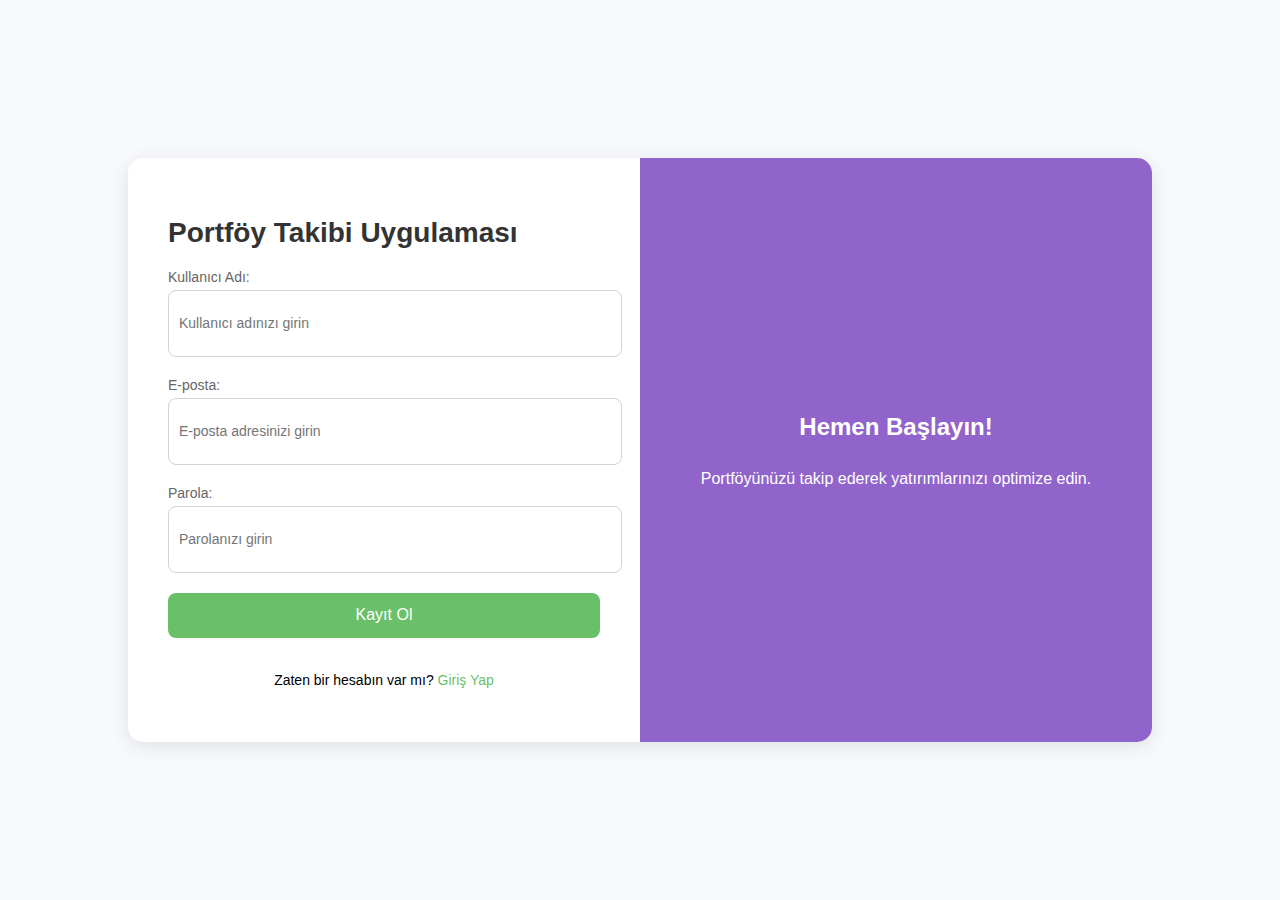
<file: templates/auth/login.html>
<!DOCTYPE html>
<html lang="tr">
<head>
    <meta charset="UTF-8">
    <meta name="viewport" content="width=device-width, initial-scale=1.0">
    <title>Portföy Takibi Uygulaması - Giriş</title>
    <style>
        body {
            font-family: 'Arial', sans-serif;
            margin: 0;
            display: flex;
            min-height: 100vh;
            justify-content: center;
            align-items: center;
            background-color: #f7f9fc;
        }
        .wrapper {
            display: flex;
            width: 80%;
            max-width: 1200px;
            background-color: #fff;
            border-radius: 15px;
            box-shadow: 0 4px 20px rgba(0, 0, 0, 0.1);
            overflow: hidden;
        }
        /* Sol Sütun */
        .form-section {
            flex: 1;
            padding: 40px;
            display: flex;
            flex-direction: column;
            justify-content: center;
        }
        .form-section h1 {
            font-size: 28px;
            color: #333;
            margin-bottom: 20px;
        }
        .form-section label {
            font-size: 14px;
            color: #666;
            margin-bottom: 5px;
            display: block;
        }
        .form-section input {
            width: 100%;
            height: 45px;
            margin-bottom: 20px;
            padding: 10px;
            border: 1px solid #ced4da;
            border-radius: 8px;
            font-size: 14px;
            transition: border-color 0.3s;
        }
        .form-section input:focus {
            border-color: #6abf69;
            outline: none;
        }
        .form-section button {
            width: 100%;
            height: 45px;
            background-color: #6abf69;
            color: white;
            border: none;
            border-radius: 8px;
            font-size: 16px;
            cursor: pointer;
            transition: background-color 0.3s;
        }
        .form-section button:hover {
            background-color: #5aa85a;
        }
        .form-section .footer {
            margin-top: 20px;
            font-size: 14px;
            text-align: center;
        }
        .form-section .footer a {
            color: #6abf69;
            text-decoration: none;
        }
        .form-section .footer a:hover {
            text-decoration: underline;
        }
        /* Sağ Sütun */
        .right-section {
            flex: 1;
            background-color: #9164cc;
            display: flex;
            justify-content: center;
            align-items: center;
            color: #fff;
            text-align: center;
            flex-direction: column;
            padding: 40px;
        }
        .right-section h2 {
            font-size: 24px;
            margin-bottom: 10px;
        }
        .right-section p {
            font-size: 16px;
            line-height: 1.5;
        }
    </style>
</head>
<body>
    <div class="wrapper">
        <div class="form-section">
            <h1>Portföy Takibi Uygulaması</h1>
            <form>
                <label for="kullanici-adi">Kullanıcı Adı:</label>
                <input id="kullanici-adi" type="text" placeholder="Kullanıcı adınızı girin" required>
                <label for="email">E-posta:</label>
                <input id="email" type="email" placeholder="E-posta adresinizi girin" required>
                <label for="password">Parola:</label>
                <input id="password" type="password" placeholder="Parolanızı girin" required>
                <button type="submit">Kayıt Ol</button>
            </form>
            <div class="footer">
                <p>Zaten bir hesabın var mı? <a href="#">Giriş Yap</a></p>
            </div>
        </div>
        <div class="right-section">
            <h2>Hemen Başlayın!</h2>
            <p>Portföyünüzü takip ederek yatırımlarınızı optimize edin.</p>
        </div>
    </div>
</body>
</html>
</file>
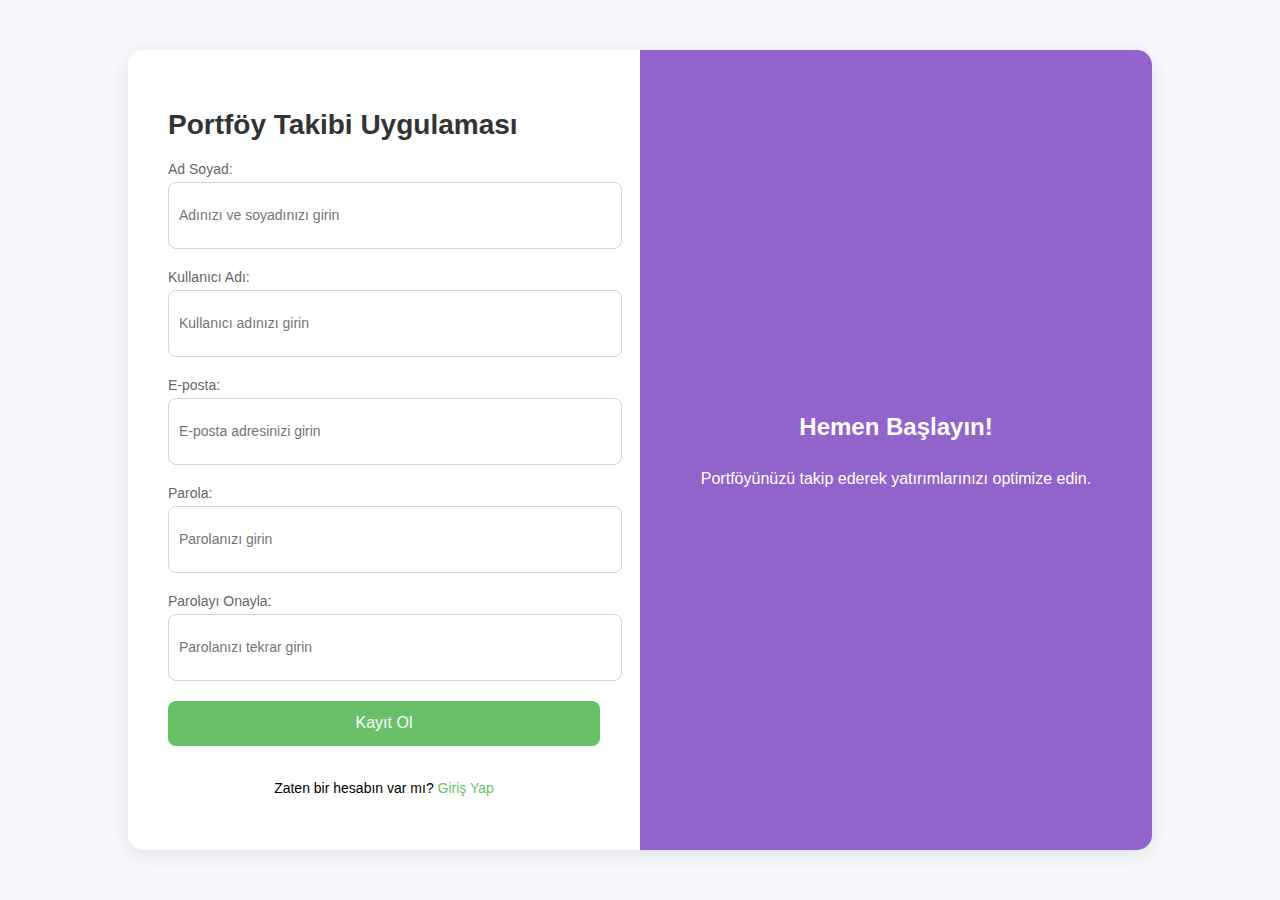
<file: templates/auth/register.html>
<!DOCTYPE html>
<html lang="tr">
<head>
    <meta charset="UTF-8">
    <meta name="viewport" content="width=device-width, initial-scale=1.0">
    <title>Portföy Takibi Uygulaması - Kayıt Ol</title>
    <style>
        body {
            font-family: 'Arial', sans-serif;
            margin: 0;
            display: flex;
            min-height: 100vh;
            justify-content: center;
            align-items: center;
            background-color: #f7f9fc;
        }
        .wrapper {
            display: flex;
            width: 80%;
            max-width: 1200px;
            background-color: #fff;
            border-radius: 15px;
            box-shadow: 0 4px 20px rgba(0, 0, 0, 0.1);
            overflow: hidden;
        }
        /* Sol Sütun */
        .form-section {
            flex: 1;
            padding: 40px;
            display: flex;
            flex-direction: column;
            justify-content: center;
        }
        .form-section h1 {
            font-size: 28px;
            color: #333;
            margin-bottom: 20px;
        }
        .form-section label {
            font-size: 14px;
            color: #666;
            margin-bottom: 5px;
            display: block;
        }
        .form-section input {
            width: 100%;
            height: 45px;
            margin-bottom: 20px;
            padding: 10px;
            border: 1px solid #ced4da;
            border-radius: 8px;
            font-size: 14px;
            transition: border-color 0.3s;
        }
        .form-section input:focus {
            border-color: #6abf69;
            outline: none;
        }
        .form-section button {
            width: 100%;
            height: 45px;
            background-color: #6abf69;
            color: white;
            border: none;
            border-radius: 8px;
            font-size: 16px;
            cursor: pointer;
            transition: background-color 0.3s;
        }
        .form-section button:hover {
            background-color: #5aa85a;
        }
        .form-section .footer {
            margin-top: 20px;
            font-size: 14px;
            text-align: center;
        }
        .form-section .footer a {
            color: #6abf69;
            text-decoration: none;
        }
        .form-section .footer a:hover {
            text-decoration: underline;
        }
        /* Sağ Sütun */
        .right-section {
            flex: 1;
            background-color: #9164cc;
            display: flex;
            justify-content: center;
            align-items: center;
            color: #fff;
            text-align: center;
            flex-direction: column;
            padding: 40px;
        }
        .right-section h2 {
            font-size: 24px;
            margin-bottom: 10px;
        }
        .right-section p {
            font-size: 16px;
            line-height: 1.5;
        }
    </style>
</head>
<body>
    <div class="wrapper">
        <div class="form-section">
            <h1>Portföy Takibi Uygulaması</h1>
            <form>
                <label for="ad-soyad">Ad Soyad:</label>
                <input id="ad-soyad" type="text" placeholder="Adınızı ve soyadınızı girin" required>
                
                <label for="kullanici-adi">Kullanıcı Adı:</label>
                <input id="kullanici-adi" type="text" placeholder="Kullanıcı adınızı girin" required>
                
                <label for="email">E-posta:</label>
                <input id="email" type="email" placeholder="E-posta adresinizi girin" required>
                
                <label for="password">Parola:</label>
                <input id="password" type="password" placeholder="Parolanızı girin" required>
                
                <label for="password-confirm">Parolayı Onayla:</label>
                <input id="password-confirm" type="password" placeholder="Parolanızı tekrar girin" required>
                
                <button type="submit">Kayıt Ol</button>
            </form>
            <div class="footer">
                <p>Zaten bir hesabın var mı? <a href="#">Giriş Yap</a></p>
            </div>
        </div>
        <div class="right-section">
            <h2>Hemen Başlayın!</h2>
            <p>Portföyünüzü takip ederek yatırımlarınızı optimize edin.</p>
        </div>
    </div>
</body>
</html>
</file>
